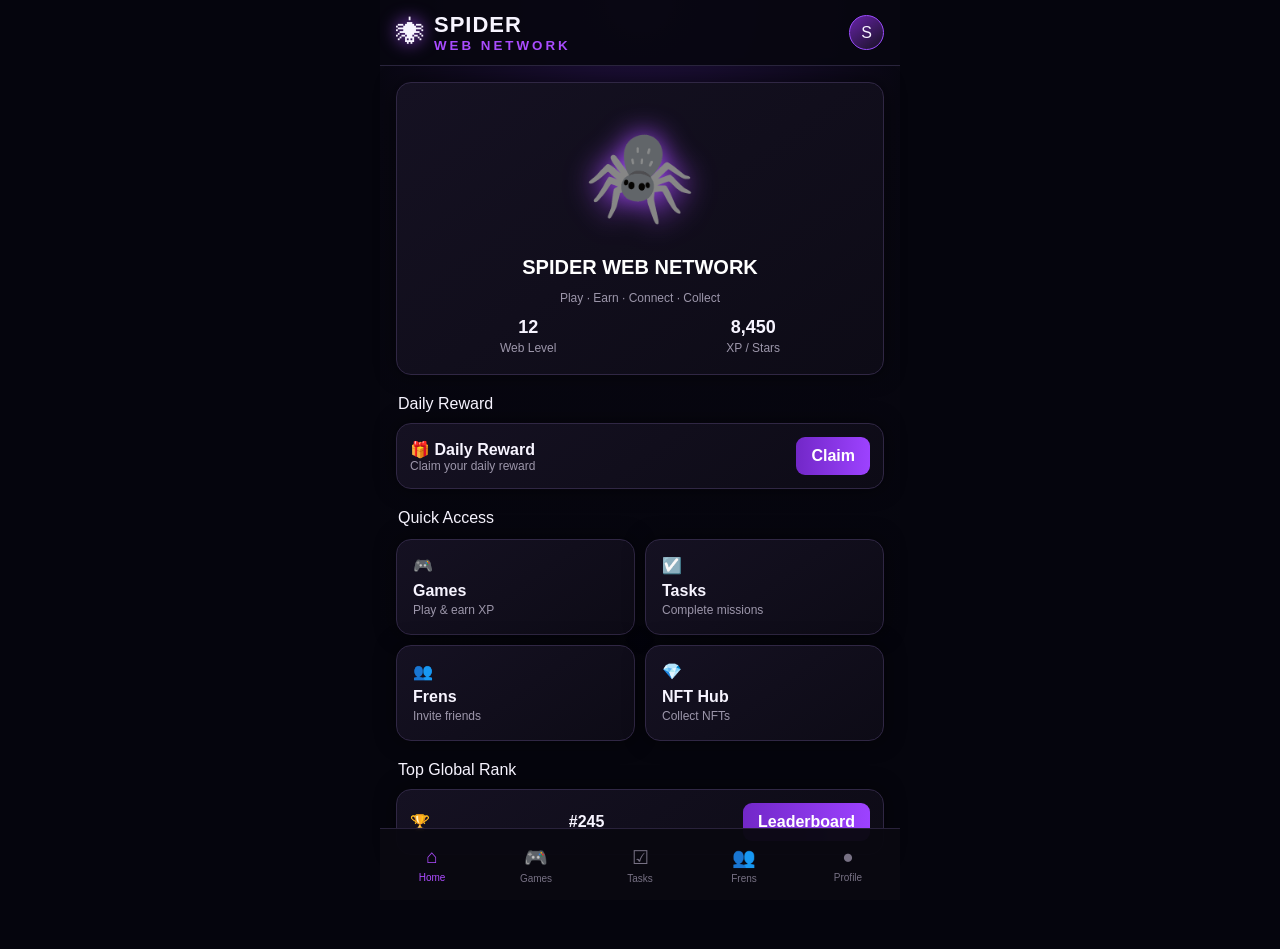
<file: index.html>
<!doctype html>
<html lang="en">
<head>
  <meta charset="utf-8">
  <meta name="viewport" content="width=device-width,initial-scale=1,maximum-scale=1,user-scalable=no">

  <title>Spider Web Network</title>

  <!-- Telegram Mini App -->
  <script src="https://telegram.org/js/telegram-web-app.js"></script>

  <link rel="stylesheet" href="style.css">
</head>

<body>

<div class="app">

  <!-- TOP BAR -->
  <header class="topbar">

    <div class="brand">
      <span class="spider">🕷</span>

      <div>
        <b>SPIDER</b>
        <small>WEB NETWORK</small>
      </div>
    </div>

    <div class="avatar" id="avatar">S</div>

  </header>


  <!-- MAIN CONTENT -->
  <main id="screen"></main>


  <!-- BOTTOM NAVIGATION -->
  <nav class="nav">

    <button data-page="home" class="active">
      ⌂
      <span>Home</span>
    </button>

    <button data-page="games">
      🎮
      <span>Games</span>
    </button>

    <button data-page="tasks">
      ☑
      <span>Tasks</span>
    </button>

    <button data-page="friends">
      👥
      <span>Frens</span>
    </button>

    <button data-page="profile">
      ●
      <span>Profile</span>
    </button>

  </nav>

</div>


<script src="app.js"></script>

</body>
</html>
</file>
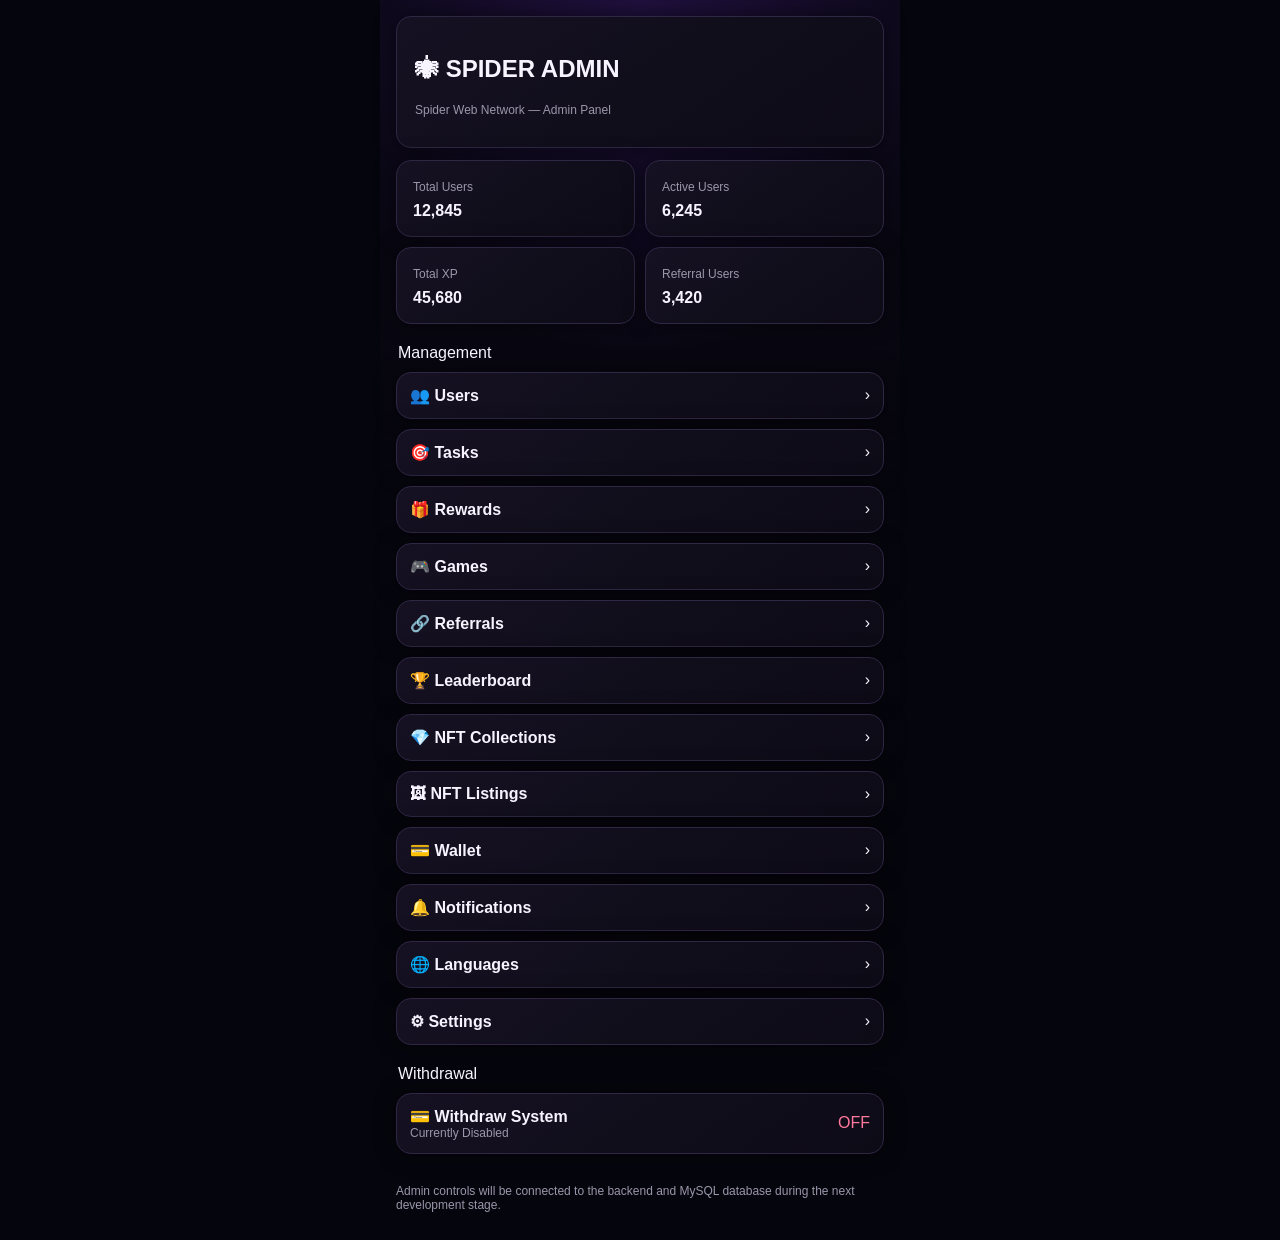
<file: admin/index.html>
<!doctype html>
<html lang="en">

<head>

  <meta charset="utf-8">

  <meta
    name="viewport"
    content="width=device-width,initial-scale=1"
  >

  <title>Spider Web Admin</title>

  <link
    rel="stylesheet"
    href="../style.css"
  >

</head>


<body>

<div class="app admin">


  <!-- ADMIN HEADER -->

  <div
    class="card"
    style="padding:18px"
  >

    <h2>🕷 SPIDER ADMIN</h2>

    <p class="muted">
      Spider Web Network — Admin Panel
    </p>

  </div>


  <!-- DASHBOARD STATS -->

  <div class="grid">


    <div class="card quick">

      <span class="muted">
        Total Users
      </span>

      <b>
        12,845
      </b>

    </div>


    <div class="card quick">

      <span class="muted">
        Active Users
      </span>

      <b>
        6,245
      </b>

    </div>


    <div class="card quick">

      <span class="muted">
        Total XP
      </span>

      <b>
        45,680
      </b>

    </div>


    <div class="card quick">

      <span class="muted">
        Referral Users
      </span>

      <b>
        3,420
      </b>

    </div>


  </div>


  <!-- MANAGEMENT -->

  <div class="section-title">
    Management
  </div>


  <div class="list">


    <div class="card reward">
      <b>👥 Users</b>
      <span>›</span>
    </div>


    <div class="card reward">
      <b>🎯 Tasks</b>
      <span>›</span>
    </div>


    <div class="card reward">
      <b>🎁 Rewards</b>
      <span>›</span>
    </div>


    <div class="card reward">
      <b>🎮 Games</b>
      <span>›</span>
    </div>


    <div class="card reward">
      <b>🔗 Referrals</b>
      <span>›</span>
    </div>


    <div class="card reward">
      <b>🏆 Leaderboard</b>
      <span>›</span>
    </div>


    <div class="card reward">
      <b>💎 NFT Collections</b>
      <span>›</span>
    </div>


    <div class="card reward">
      <b>🖼 NFT Listings</b>
      <span>›</span>
    </div>


    <div class="card reward">
      <b>💳 Wallet</b>
      <span>›</span>
    </div>


    <div class="card reward">
      <b>🔔 Notifications</b>
      <span>›</span>
    </div>


    <div class="card reward">
      <b>🌐 Languages</b>
      <span>›</span>
    </div>


    <div class="card reward">
      <b>⚙ Settings</b>
      <span>›</span>
    </div>


  </div>


  <!-- WITHDRAW STATUS -->

  <div class="section-title">
    Withdrawal
  </div>


  <div class="card reward">

    <div>

      <b>💳 Withdraw System</b>

      <div class="muted">
        Currently Disabled
      </div>

    </div>

    <span class="danger">
      OFF
    </span>

  </div>


  <br>


  <p class="muted">

    Admin controls will be connected to the
    backend and MySQL database during the
    next development stage.

  </p>


</div>

</body>

</html>
</file>
<file: style.css>
* {
  box-sizing: border-box;
}

body {
  margin: 0;
  background: #05050d;
  color: #f7f4ff;
  font-family: Arial, sans-serif;
}

button {
  font: inherit;
}

.app {
  max-width: 520px;
  margin: auto;
  min-height: 100vh;
  background:
    radial-gradient(
      circle at 50% 0,
      #20103e 0,
      #080711 28%,
      #05050d 70%
    );
  padding-bottom: 78px;
}

/* TOP BAR */

.topbar {
  height: 66px;
  padding: 10px 16px;

  display: flex;
  align-items: center;
  justify-content: space-between;

  border-bottom: 1px solid #29243c;
  background: #080711ee;

  position: sticky;
  top: 0;
  z-index: 5;
}

.brand {
  display: flex;
  align-items: center;
  gap: 9px;
}

.brand .spider {
  font-size: 29px;
  filter: drop-shadow(0 0 9px #a84cff);
}

.brand b {
  display: block;
  font-size: 22px;
  letter-spacing: 1px;
}

.brand small {
  display: block;
  color: #a94cff;
  letter-spacing: 3px;
  font-weight: 700;
}

.avatar {
  width: 35px;
  height: 35px;

  border-radius: 50%;

  display: grid;
  place-items: center;

  background: linear-gradient(
    145deg,
    #6723a8,
    #171222
  );

  border: 1px solid #9b4cff;
}

/* CONTENT */

.content {
  padding: 16px;
}

/* HERO */

.hero,
.card {
  background: linear-gradient(
    145deg,
    #151122,
    #0d0b16
  );

  border: 1px solid #302744;
  border-radius: 15px;

  box-shadow: 0 0 20px #0008;
}

.hero {
  padding: 18px;
  text-align: center;
}

.hero h1 {
  font-size: 20px;
  margin: 5px 0;
  color: #fff;
}

.hero .web {
  height: 150px;

  display: grid;
  place-items: center;

  font-size: 88px;

  text-shadow:
    0 0 28px #a94cff;
}

.level {
  display: flex;
  justify-content: space-around;
  margin-top: 12px;
}

.level strong {
  display: block;
  font-size: 18px;
}

.muted {
  color: #9c96aa;
  font-size: 12px;
}

/* GRID */

.grid {
  display: grid;
  grid-template-columns: repeat(2, 1fr);
  gap: 10px;
  margin-top: 12px;
}

/* QUICK CARDS */

.quick {
  padding: 16px;
  text-align: left;
  cursor: pointer;
}

.quick b {
  display: block;
  margin-top: 7px;
}

/* REWARD */

.reward {
  display: flex;
  align-items: center;
  justify-content: space-between;

  padding: 13px;
  margin-top: 10px;
}

/* BUTTON */

.btn {
  border: 0;
  border-radius: 9px;

  padding: 10px 15px;

  color: #fff;

  background:
    linear-gradient(
      90deg,
      #7228c8,
      #9d42ff
    );

  font-weight: 700;
  cursor: pointer;
}

.btn:active {
  transform: scale(0.96);
}

/* SECTION TITLE */

.section-title {
  margin: 20px 2px 10px;
  font-size: 16px;
}

/* TASK */

.task {
  padding: 13px;

  display: flex;
  align-items: center;
  gap: 11px;

  margin: 8px 0;
}

.task .icon,
.nft .pic {
  width: 40px;
  height: 40px;

  border-radius: 10px;

  background: #25163a;

  display: grid;
  place-items: center;

  font-size: 21px;
}

.task > div:nth-child(2) {
  flex: 1;
}

.tag {
  font-size: 10px;
  color: #d2a8ff;
}

/* TABS */

.tabs {
  display: flex;
  gap: 6px;
  overflow: auto;
  margin-bottom: 12px;
}

.tabs button {
  background: #151121;
  border: 1px solid #2c2440;

  color: #aaa1b9;

  padding: 8px 12px;

  border-radius: 8px;
}

.tabs button.active {
  background: #7029be;
  color: #fff;
}

/* TIC TAC TOE */

.board {
  display: grid;
  grid-template-columns: repeat(3, 1fr);

  gap: 2px;

  background: #403052;

  padding: 2px;

  margin: 15px 0;
}

.cell {
  aspect-ratio: 1;

  background: #0f0c18;

  border: 0;

  display: grid;
  place-items: center;

  font-size: 34px;

  color: #b653ff;

  cursor: pointer;
}

/* RANKING */

.rank {
  padding: 13px;

  display: flex;
  align-items: center;
  justify-content: space-between;

  gap: 11px;

  margin: 8px 0;
}

/* PROFILE */

.profile {
  text-align: center;
  padding: 20px;
}

.profile .bigavatar {
  width: 78px;
  height: 78px;

  border-radius: 50%;

  margin: auto;

  display: grid;
  place-items: center;

  background: #241036;

  border: 1px solid #9b4cff;

  font-size: 36px;
}

/* ROW */

.row {
  display: flex;
  justify-content: space-between;

  padding: 14px 0;

  border-bottom: 1px solid #262033;
}

/* REFERRAL */

.refbox {
  padding: 18px;
}

.code {
  font-size: 24px;
  font-weight: bold;

  color: #b653ff;

  margin: 8px 0 16px;
}

/* ADMIN */

.admin {
  padding: 16px;
}

.list {
  margin-top: 10px;
}

.disabled {
  opacity: 0.45;
}

.danger {
  color: #ff789d;
}

/* BOTTOM NAVIGATION */

.nav {
  position: fixed;

  bottom: 0;
  left: 50%;

  transform: translateX(-50%);

  width: min(520px, 100%);

  height: 72px;

  background: #0a0911f7;

  border-top: 1px solid #29223b;

  display: flex;

  z-index: 10;
}

.nav button {
  flex: 1;

  border: 0;

  background: none;

  color: #777184;

  font-size: 19px;

  cursor: pointer;
}

.nav button span {
  display: block;

  font-size: 10px;

  margin-top: 4px;
}

.nav button.active {
  color: #ad4cff;
}

/* MOBILE */

@media (max-width: 380px) {

  .brand b {
    font-size: 18px;
  }

  .brand small {
    font-size: 8px;
    letter-spacing: 2px;
  }

  .hero .web {
    height: 120px;
    font-size: 70px;
  }

  .btn {
    padding: 9px 11px;
    font-size: 12px;
  }
}
</file>
